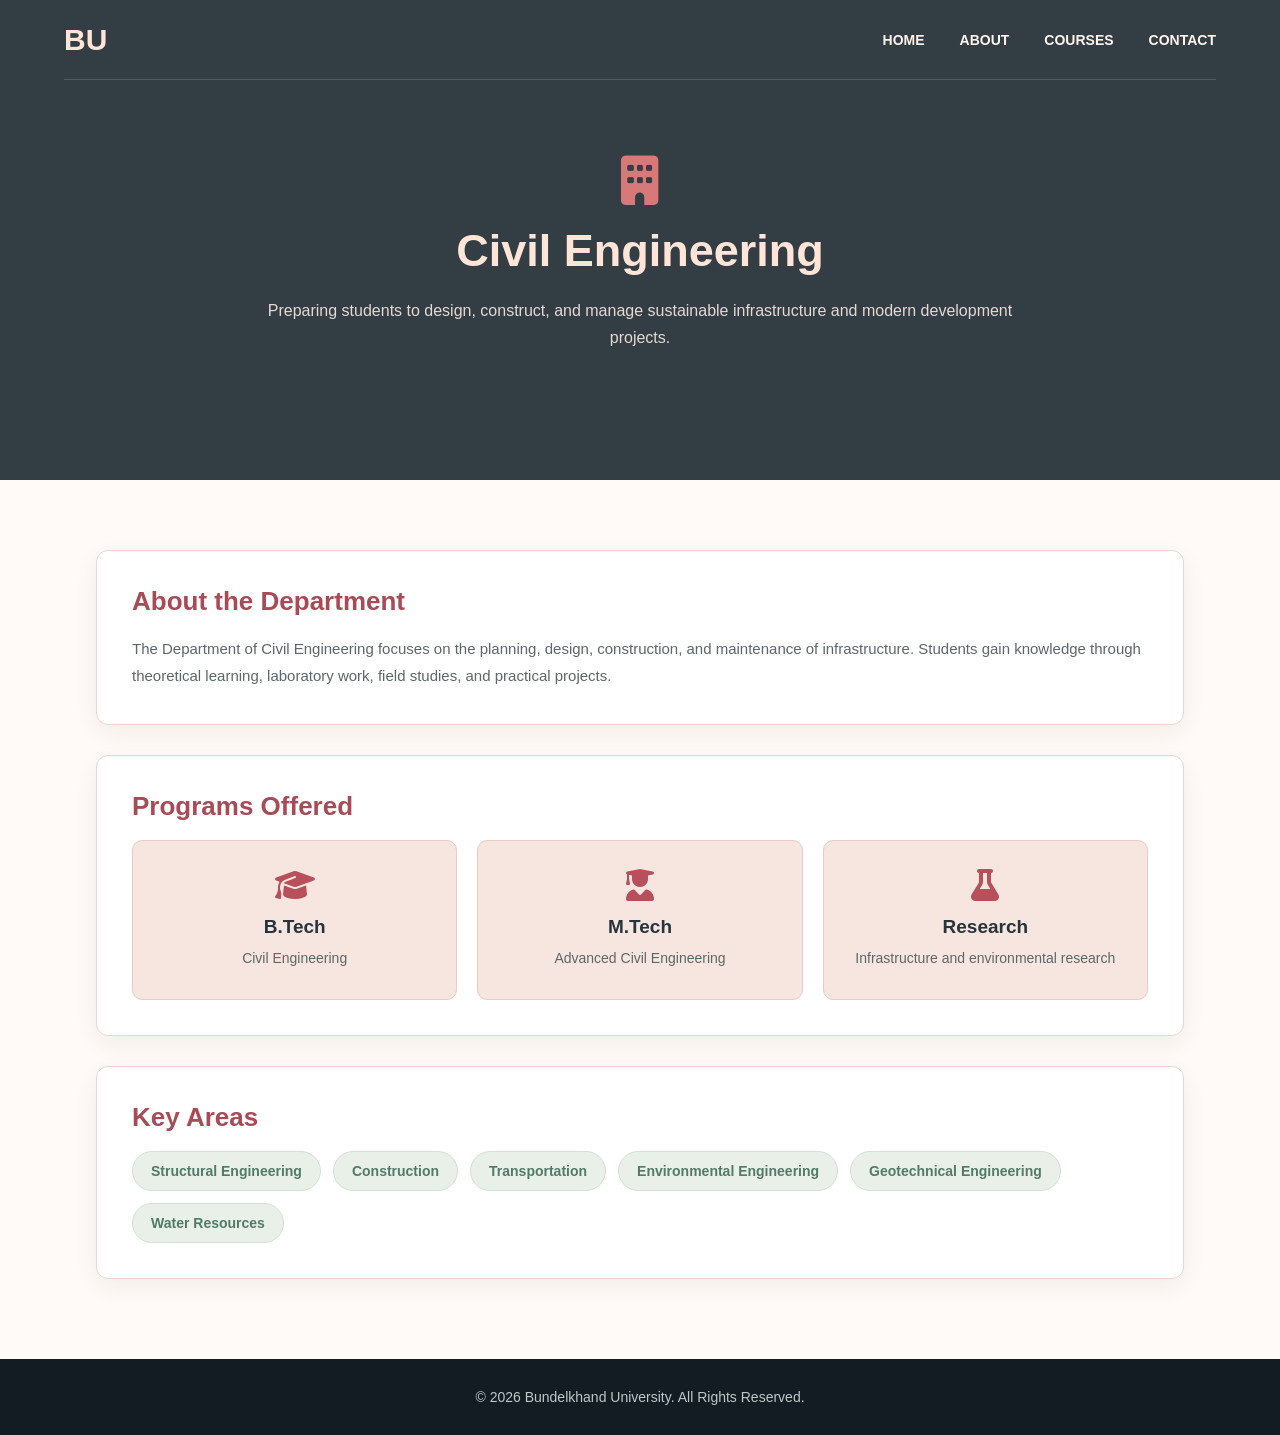
<file: civil.html>
<!DOCTYPE html>
<html lang="en">
<head>
    <meta charset="UTF-8">
    <meta name="viewport" content="width=device-width, initial-scale=1.0">

    <title>Civil Engineering | BU</title>

    <link rel="stylesheet"
        href="https://cdnjs.cloudflare.com/ajax/libs/font-awesome/6.5.2/css/all.min.css">

    <link rel="stylesheet" href="dpt.css">
</head>

<body>

<header class="department-header">

    <nav>
        <a href="index.html" class="logo">BU</a>

        <div class="nav-links">
            <a href="#home">HOME</a>
            <a href="#about">ABOUT</a>
            <a href="#courses">COURSES</a>
            <a href="#contact">CONTACT</a>
        </div>
    </nav>

    <div class="department">

        <i class="fa-solid fa-building"></i>

        <h1>Civil Engineering</h1>

        <p>
            Preparing students to design, construct, and manage
            sustainable infrastructure and modern development projects.
        </p>

    </div>

</header>


<section class="department-content">

    <div class="content-box">

        <h2>About the Department</h2>

        <p>
            The Department of Civil Engineering focuses on the planning,
            design, construction, and maintenance of infrastructure.
            Students gain knowledge through theoretical learning,
            laboratory work, field studies, and practical projects.
        </p>

    </div>


    <div class="content-box">

        <h2>Programs Offered</h2>

        <div class="program-grid">

            <div class="program-card">
                <i class="fa-solid fa-graduation-cap"></i>
                <h3>B.Tech</h3>
                <p>Civil Engineering</p>
            </div>

            <div class="program-card">
                <i class="fa-solid fa-user-graduate"></i>
                <h3>M.Tech</h3>
                <p>Advanced Civil Engineering</p>
            </div>

            <div class="program-card">
                <i class="fa-solid fa-flask"></i>
                <h3>Research</h3>
                <p>Infrastructure and environmental research</p>
            </div>

        </div>

    </div>


    <div class="content-box">

        <h2>Key Areas</h2>

        <div class="areas">
            <span>Structural Engineering</span>
            <span>Construction</span>
            <span>Transportation</span>
            <span>Environmental Engineering</span>
            <span>Geotechnical Engineering</span>
            <span>Water Resources</span>
        </div>

    </div>

</section>


<footer class="department-footer">
    <p>&copy; 2026 Bundelkhand University. All Rights Reserved.</p>
</footer>

</body>
</html>
</file>
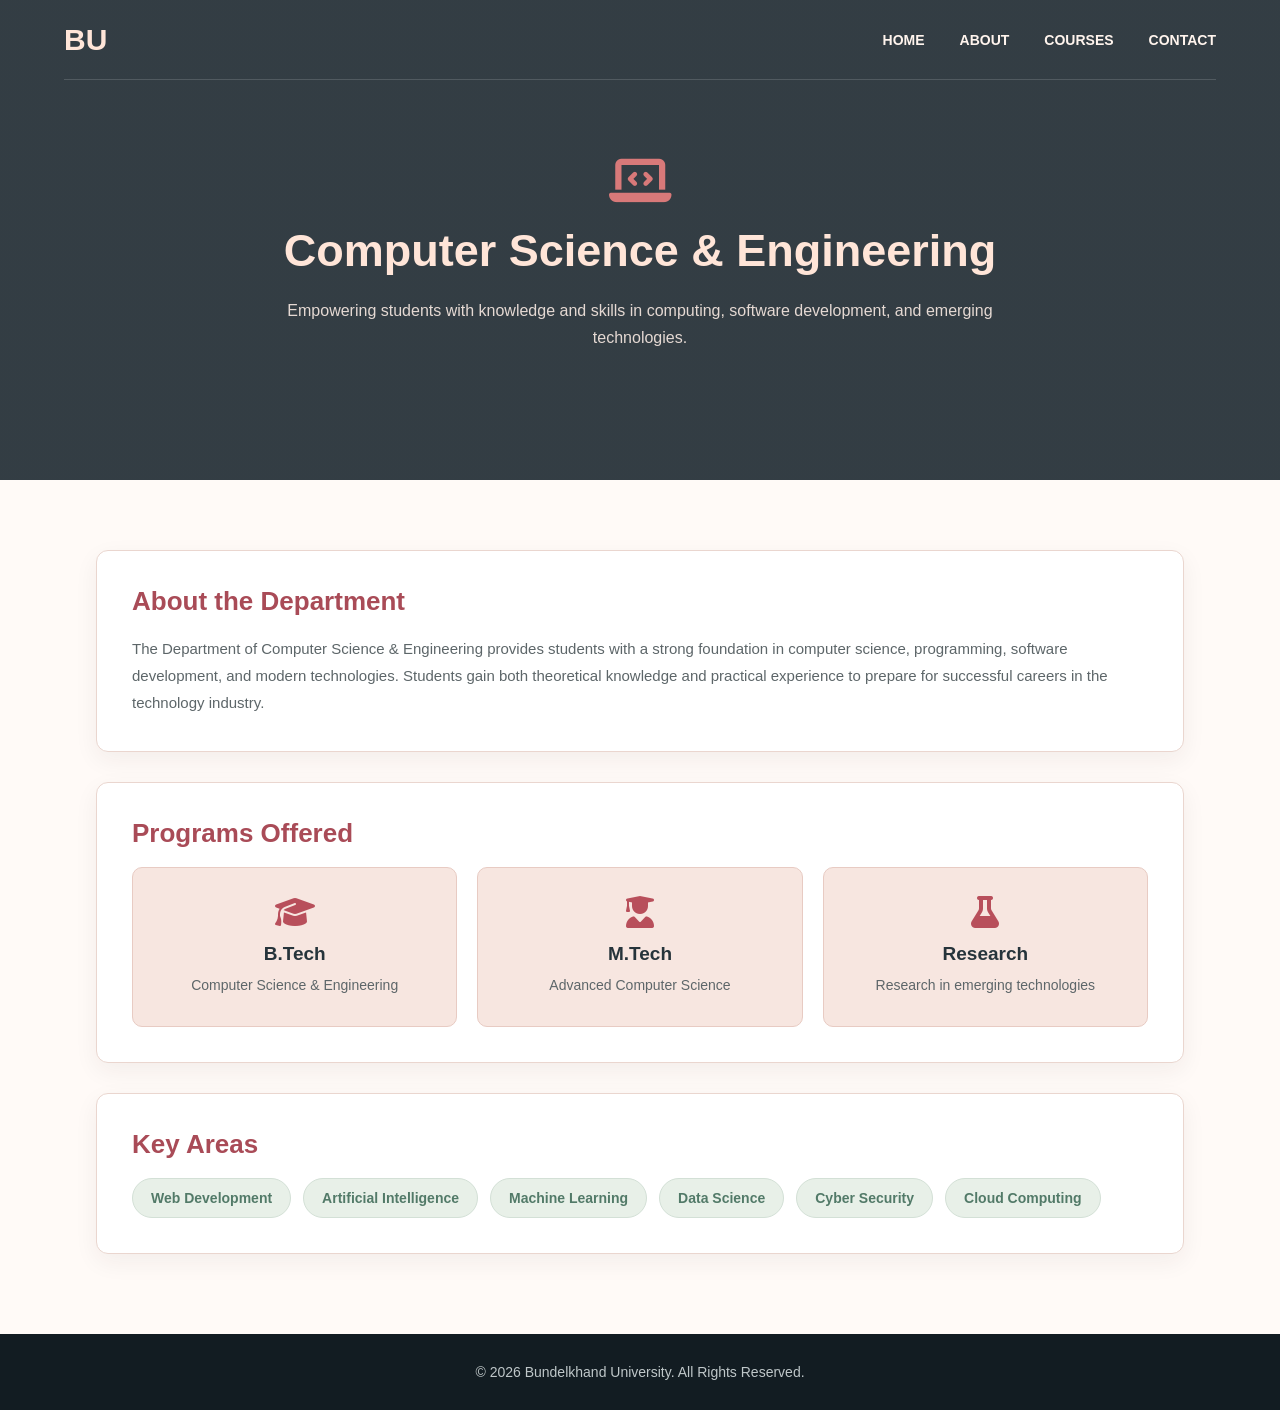
<file: cse.html>
<!DOCTYPE html>
<html lang="en">
<head>
    <meta charset="UTF-8">
    <meta name="viewport" content="width=device-width, initial-scale=1.0">

    <title>Computer Science & Engineering | BU</title>

    <link rel="stylesheet"
        href="https://cdnjs.cloudflare.com/ajax/libs/font-awesome/6.5.2/css/all.min.css">

    <link rel="stylesheet" href="dpt.css">
</head>

<body>

<header class="department-header">
    <nav>
        <a href="index.html" class="logo">BU</a>

        <div class="nav-links">
            <a href="#home">HOME</a>
            <a href="#about">ABOUT</a>
            <a href="#courses">COURSES</a>
            <a href="#contact">CONTACT</a>
        </div>
    </nav>

    <div class="department">
        <i class="fa-solid fa-laptop-code"></i>
        <h1>Computer Science & Engineering</h1>
        <p>
            Empowering students with knowledge and skills in computing,
            software development, and emerging technologies.
        </p>
    </div>
</header>


<section class="department-content">

    <div class="content-box">
        <h2>About the Department</h2>

        <p>
            The Department of Computer Science & Engineering provides
            students with a strong foundation in computer science,
            programming, software development, and modern technologies.
            Students gain both theoretical knowledge and practical
            experience to prepare for successful careers in the technology
            industry.
        </p>
    </div>


    <div class="content-box">
        <h2>Programs Offered</h2>

        <div class="program-grid">

            <div class="program-card">
                <i class="fa-solid fa-graduation-cap"></i>
                <h3>B.Tech</h3>
                <p>Computer Science & Engineering</p>
            </div>

            <div class="program-card">
                <i class="fa-solid fa-user-graduate"></i>
                <h3>M.Tech</h3>
                <p>Advanced Computer Science</p>
            </div>

            <div class="program-card">
                <i class="fa-solid fa-flask"></i>
                <h3>Research</h3>
                <p>Research in emerging technologies</p>
            </div>

        </div>
    </div>


    <div class="content-box">
        <h2>Key Areas</h2>

        <div class="areas">
            <span>Web Development</span>
            <span>Artificial Intelligence</span>
            <span>Machine Learning</span>
            <span>Data Science</span>
            <span>Cyber Security</span>
            <span>Cloud Computing</span>
        </div>
    </div>

</section>


<footer class="department-footer">
    <p>&copy; 2026 Bundelkhand University. All Rights Reserved.</p>
</footer>

</body>
</html>
</file>
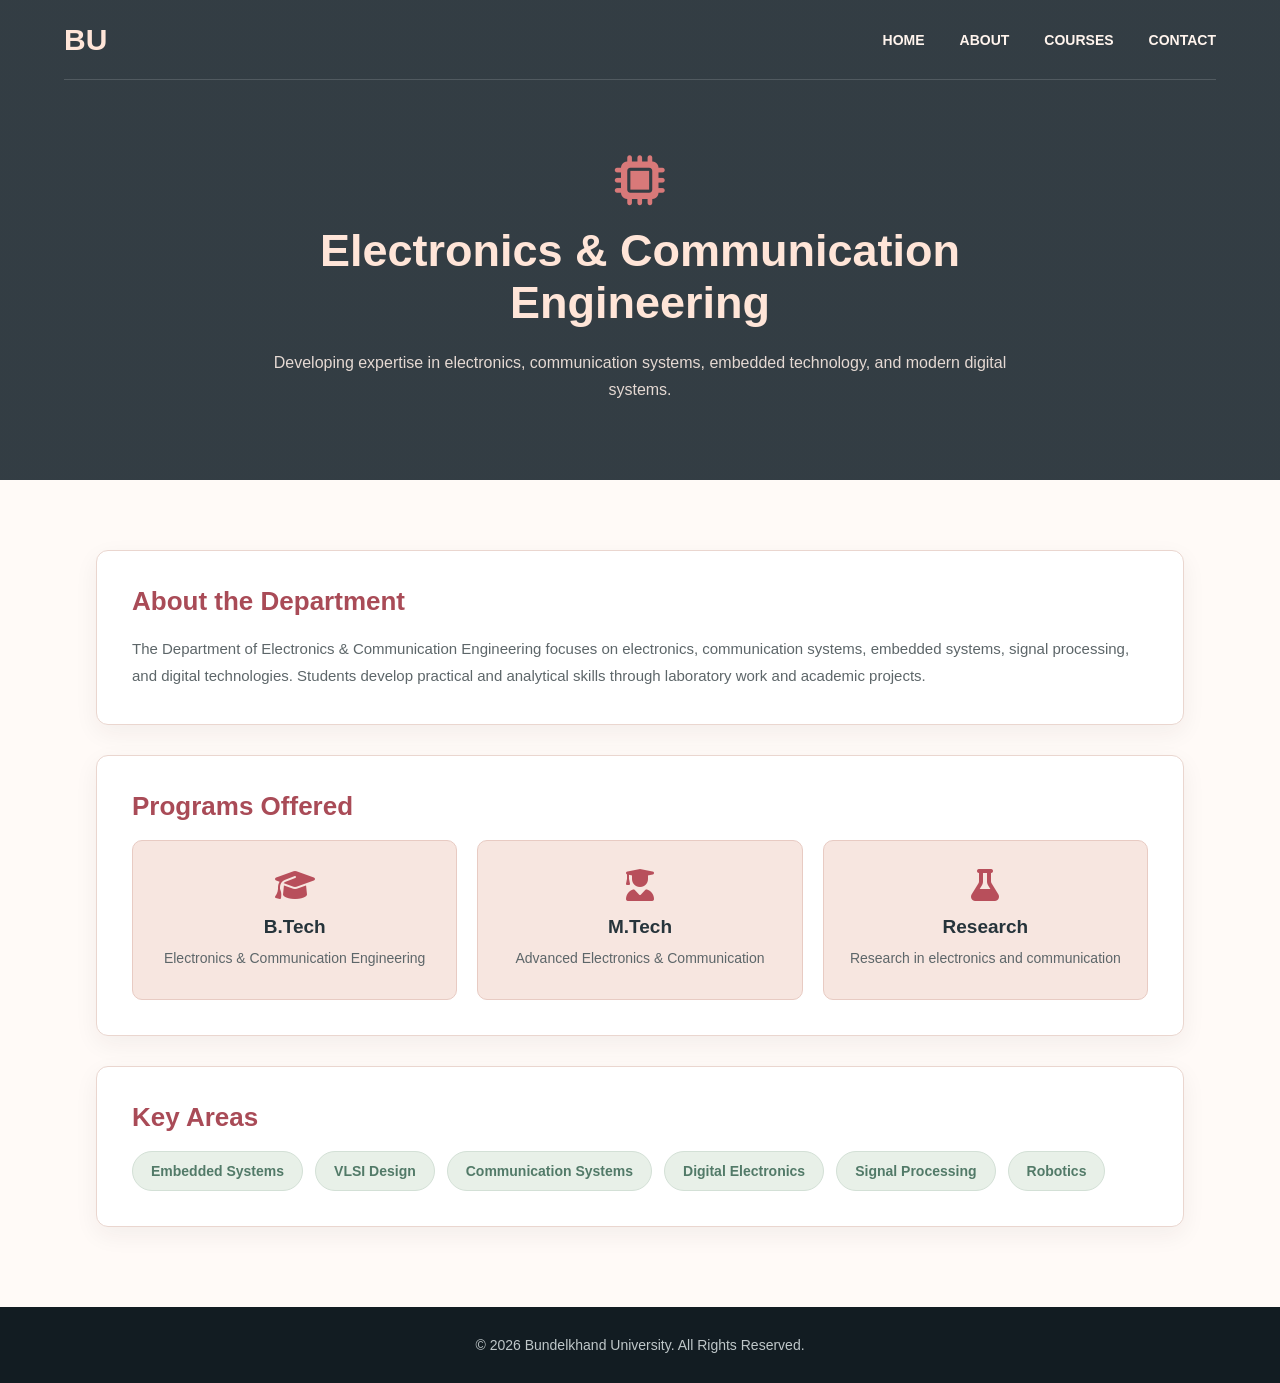
<file: ece.html>
<!DOCTYPE html>
<html lang="en">
<head>
    <meta charset="UTF-8">
    <meta name="viewport" content="width=device-width, initial-scale=1.0">

    <title>Electronics & Communication | BU</title>

    <link rel="stylesheet"
        href="https://cdnjs.cloudflare.com/ajax/libs/font-awesome/6.5.2/css/all.min.css">

    <link rel="stylesheet" href="dpt.css">
</head>

<body>

<header class="department-header">

    <nav>
        <a href="index.html" class="logo">BU</a>

        <div class="nav-links">
            <a href="#home">HOME</a>
            <a href="#about">ABOUT</a>
            <a href="#courses">COURSES</a>
            <a href="#contact">CONTACT</a>
        </div>
    </nav>

    <div class="department">
        <i class="fa-solid fa-microchip"></i>

        <h1>Electronics & Communication Engineering</h1>

        <p>
            Developing expertise in electronics, communication systems,
            embedded technology, and modern digital systems.
        </p>
    </div>

</header>


<section class="department-content">

    <div class="content-box">
        <h2>About the Department</h2>

        <p>
            The Department of Electronics & Communication Engineering
            focuses on electronics, communication systems, embedded
            systems, signal processing, and digital technologies.
            Students develop practical and analytical skills through
            laboratory work and academic projects.
        </p>
    </div>


    <div class="content-box">

        <h2>Programs Offered</h2>

        <div class="program-grid">

            <div class="program-card">
                <i class="fa-solid fa-graduation-cap"></i>
                <h3>B.Tech</h3>
                <p>Electronics & Communication Engineering</p>
            </div>

            <div class="program-card">
                <i class="fa-solid fa-user-graduate"></i>
                <h3>M.Tech</h3>
                <p>Advanced Electronics & Communication</p>
            </div>

            <div class="program-card">
                <i class="fa-solid fa-flask"></i>
                <h3>Research</h3>
                <p>Research in electronics and communication</p>
            </div>

        </div>

    </div>


    <div class="content-box">

        <h2>Key Areas</h2>

        <div class="areas">
            <span>Embedded Systems</span>
            <span>VLSI Design</span>
            <span>Communication Systems</span>
            <span>Digital Electronics</span>
            <span>Signal Processing</span>
            <span>Robotics</span>
        </div>

    </div>

</section>


<footer class="department-footer">
    <p>&copy; 2026 Bundelkhand University. All Rights Reserved.</p>
</footer>

</body>
</html>
</file>
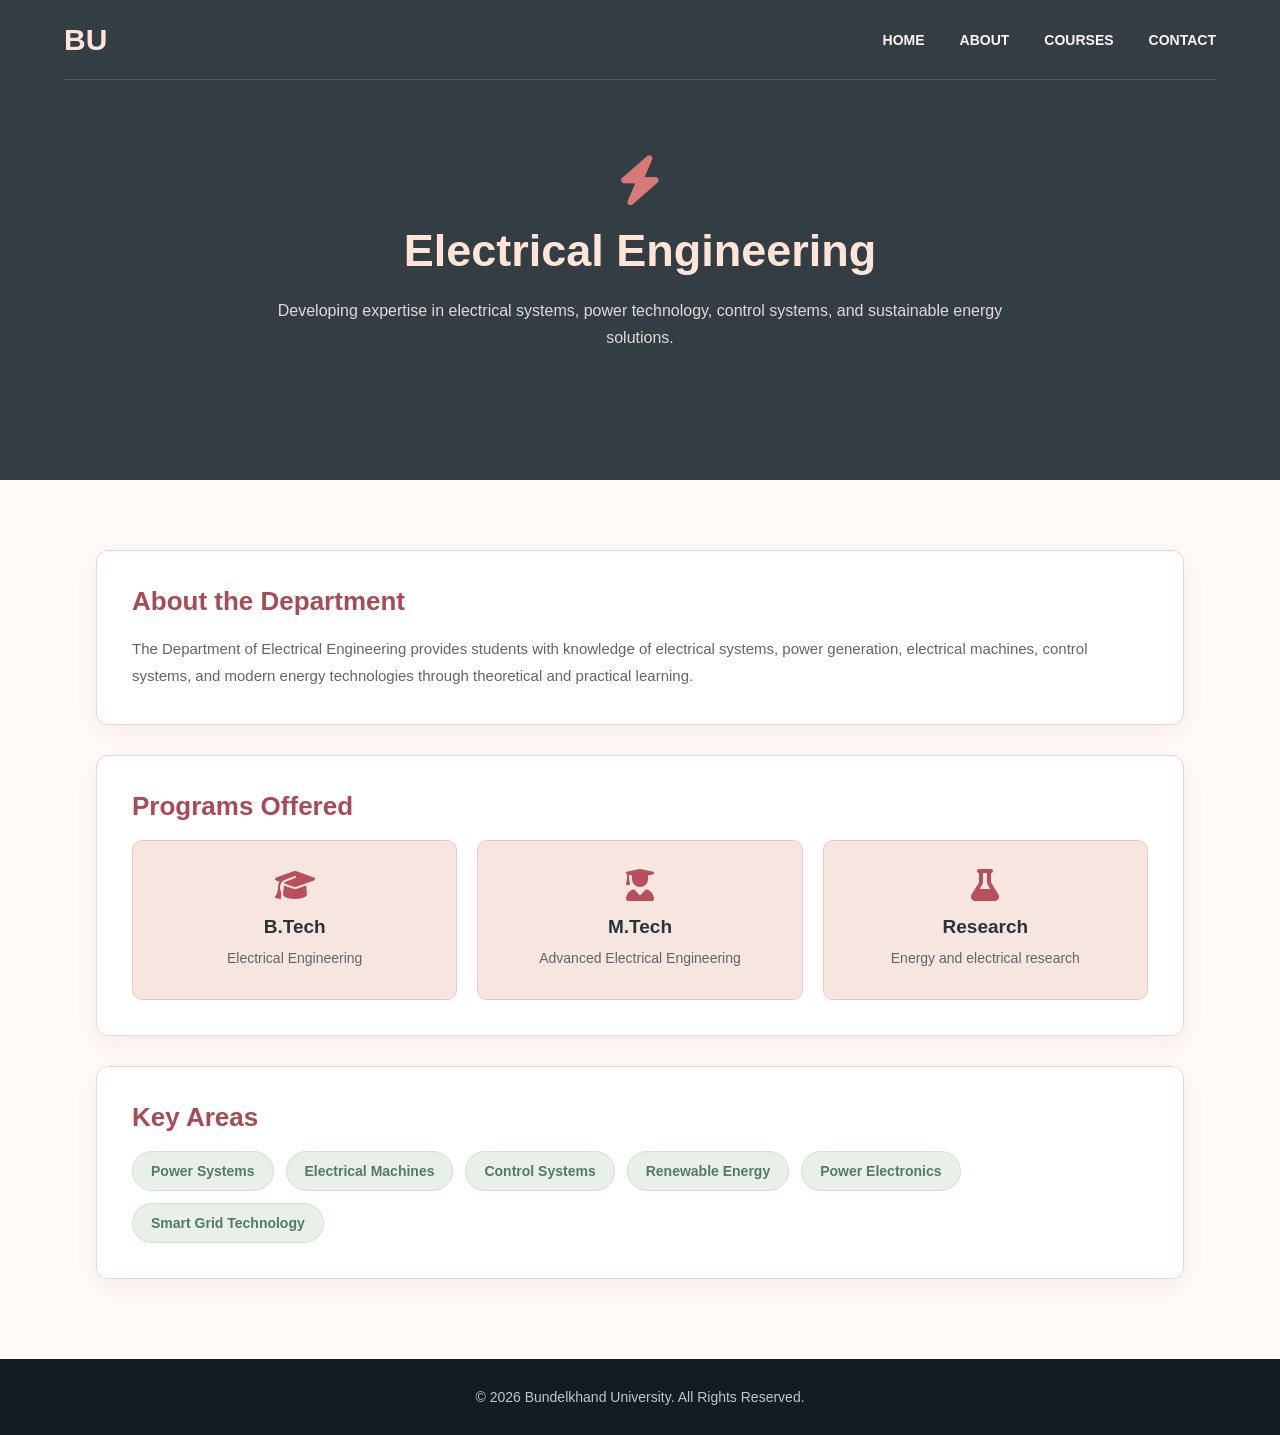
<file: electrical.html>
<!DOCTYPE html>
<html lang="en">
<head>
    <meta charset="UTF-8">
    <meta name="viewport" content="width=device-width, initial-scale=1.0">
    <title>Electrical Engineering | BU</title>

    <link rel="stylesheet"
        href="https://cdnjs.cloudflare.com/ajax/libs/font-awesome/6.5.2/css/all.min.css">

    <link rel="stylesheet" href="dpt.css">
</head>

<body>

<header class="department-header">

    <nav>
        <a href="index.html" class="logo">BU</a>

        <div class="nav-links">
            <a href="#home">HOME</a>
            <a href="#about">ABOUT</a>
            <a href="#courses">COURSES</a>
            <a href="#contact">CONTACT</a>
        </div>
    </nav>

    <div class="department">

        <i class="fa-solid fa-bolt"></i>

        <h1>Electrical Engineering</h1>

        <p>
            Developing expertise in electrical systems, power technology,
            control systems, and sustainable energy solutions.
        </p>

    </div>

</header>


<section class="department-content">

    <div class="content-box">

        <h2>About the Department</h2>

        <p>
            The Department of Electrical Engineering provides students
            with knowledge of electrical systems, power generation,
            electrical machines, control systems, and modern energy
            technologies through theoretical and practical learning.
        </p>

    </div>


    <div class="content-box">

        <h2>Programs Offered</h2>

        <div class="program-grid">

            <div class="program-card">
                <i class="fa-solid fa-graduation-cap"></i>
                <h3>B.Tech</h3>
                <p>Electrical Engineering</p>
            </div>

            <div class="program-card">
                <i class="fa-solid fa-user-graduate"></i>
                <h3>M.Tech</h3>
                <p>Advanced Electrical Engineering</p>
            </div>

            <div class="program-card">
                <i class="fa-solid fa-flask"></i>
                <h3>Research</h3>
                <p>Energy and electrical research</p>
            </div>

        </div>

    </div>


    <div class="content-box">

        <h2>Key Areas</h2>

        <div class="areas">
            <span>Power Systems</span>
            <span>Electrical Machines</span>
            <span>Control Systems</span>
            <span>Renewable Energy</span>
            <span>Power Electronics</span>
            <span>Smart Grid Technology</span>
        </div>

    </div>

</section>


<footer class="department-footer">
    <p>&copy; 2026 Bundelkhand University. All Rights Reserved.</p>
</footer>

</body>
</html>
</file>
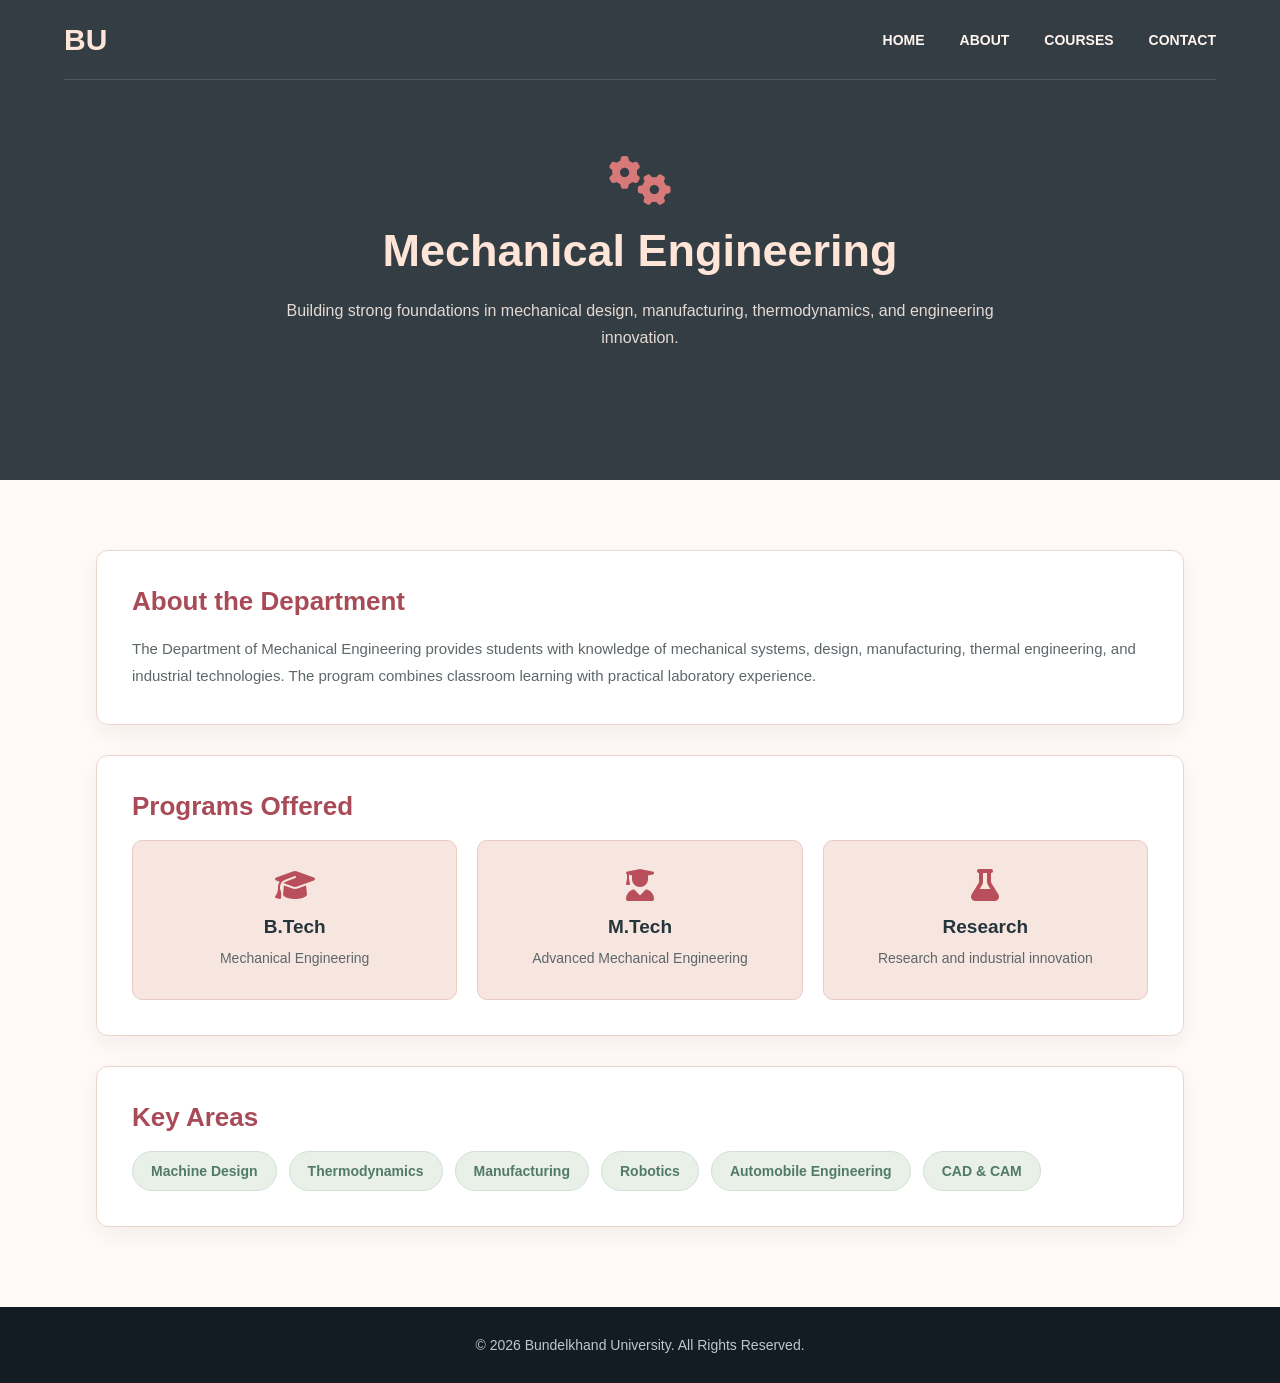
<file: mechanical.html>
<!DOCTYPE html>
<html lang="en">
<head>
    <meta charset="UTF-8">
    <meta name="viewport" content="width=device-width, initial-scale=1.0">

    <title>Mechanical Engineering | BU</title>

    <link rel="stylesheet"
        href="https://cdnjs.cloudflare.com/ajax/libs/font-awesome/6.5.2/css/all.min.css">

    <link rel="stylesheet" href="dpt.css">
</head>

<body>

<header class="department-header">

    <nav>
        <a href="index.html" class="logo">BU</a>

        <div class="nav-links">
            <a href="#home">HOME</a>
            <a href="#about">ABOUT</a>
            <a href="#courses">COURSES</a>
            <a href="#contact">CONTACT</a>
        </div>
    </nav>

    <div class="department">
        <i class="fa-solid fa-gears"></i>

        <h1>Mechanical Engineering</h1>

        <p>
            Building strong foundations in mechanical design, manufacturing,
            thermodynamics, and engineering innovation.
        </p>
    </div>

</header>


<section class="department-content">

    <div class="content-box">

        <h2>About the Department</h2>

        <p>
            The Department of Mechanical Engineering provides students
            with knowledge of mechanical systems, design, manufacturing,
            thermal engineering, and industrial technologies. The program
            combines classroom learning with practical laboratory experience.
        </p>

    </div>


    <div class="content-box">

        <h2>Programs Offered</h2>

        <div class="program-grid">

            <div class="program-card">
                <i class="fa-solid fa-graduation-cap"></i>
                <h3>B.Tech</h3>
                <p>Mechanical Engineering</p>
            </div>

            <div class="program-card">
                <i class="fa-solid fa-user-graduate"></i>
                <h3>M.Tech</h3>
                <p>Advanced Mechanical Engineering</p>
            </div>

            <div class="program-card">
                <i class="fa-solid fa-flask"></i>
                <h3>Research</h3>
                <p>Research and industrial innovation</p>
            </div>

        </div>

    </div>


    <div class="content-box">

        <h2>Key Areas</h2>

        <div class="areas">
            <span>Machine Design</span>
            <span>Thermodynamics</span>
            <span>Manufacturing</span>
            <span>Robotics</span>
            <span>Automobile Engineering</span>
            <span>CAD & CAM</span>
        </div>

    </div>

</section>


<footer class="department-footer">
    <p>&copy; 2026 Bundelkhand University. All Rights Reserved.</p>
</footer>

</body>
</html>
</file>
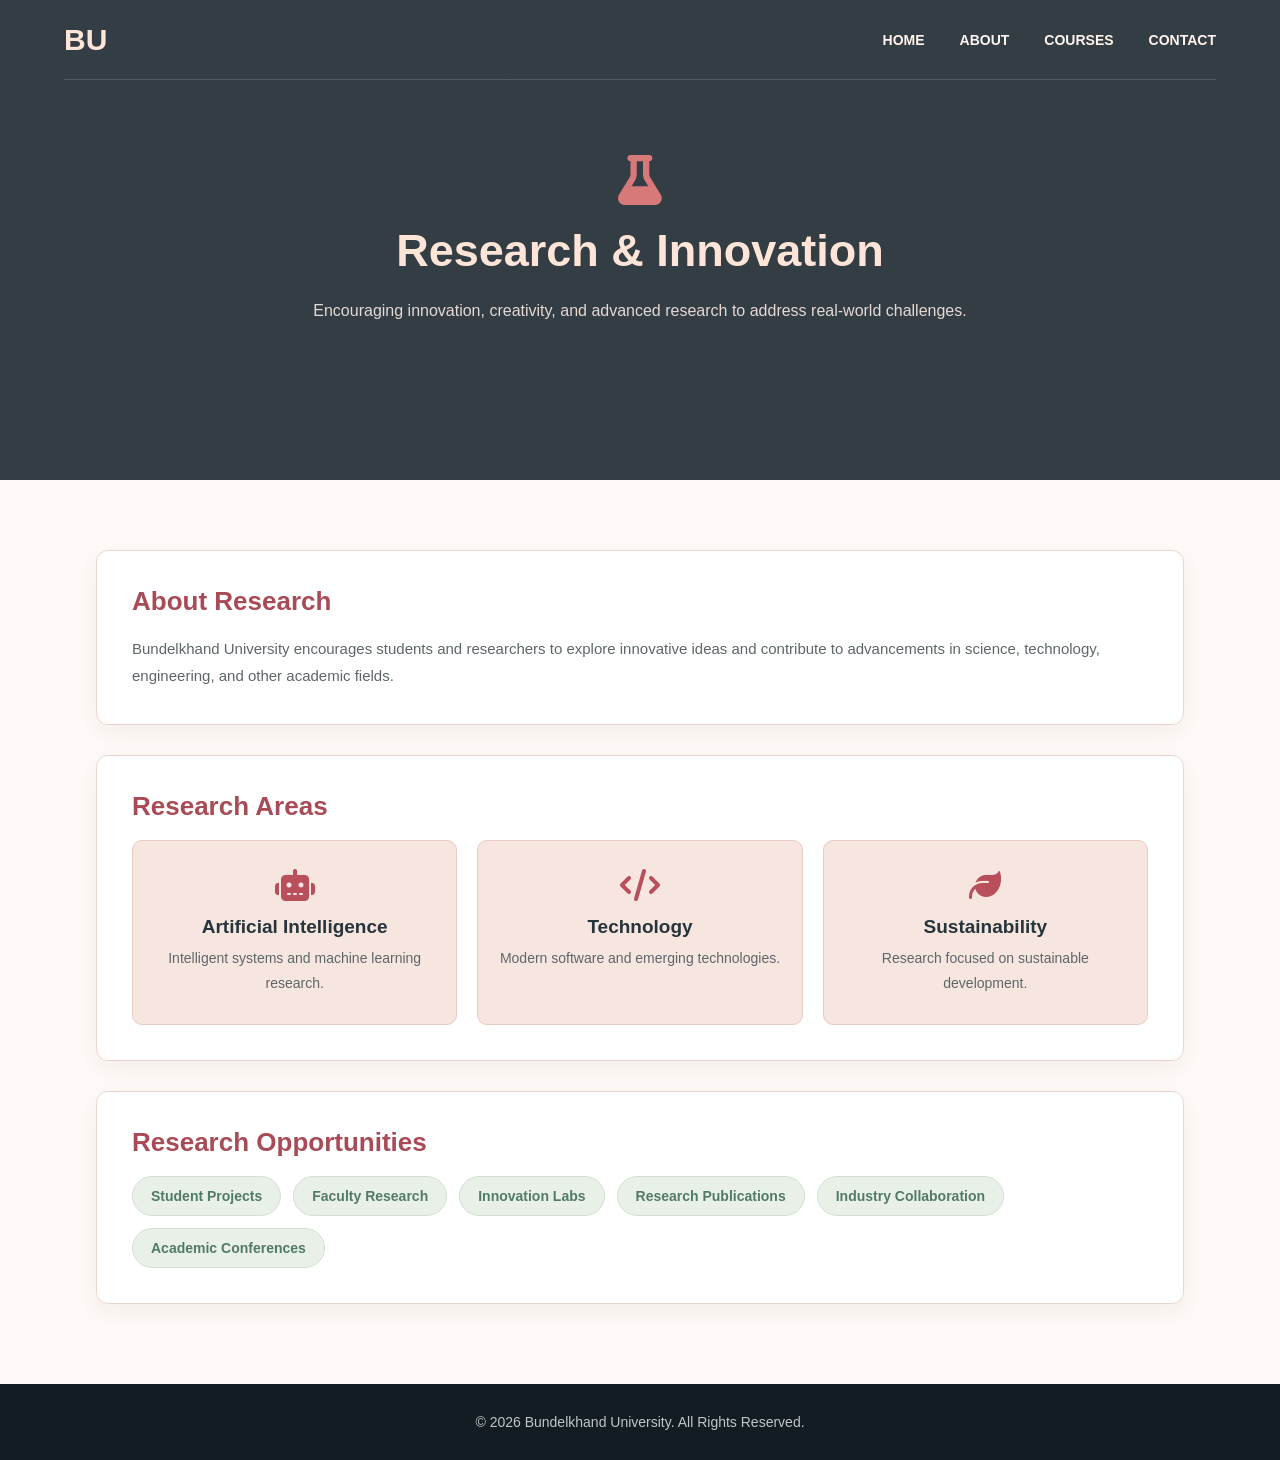
<file: research.html>
<!DOCTYPE html>
<html lang="en">
<head>
    <meta charset="UTF-8">
    <meta name="viewport" content="width=device-width, initial-scale=1.0">

    <title>Research | BU</title>

    <link rel="stylesheet"
        href="https://cdnjs.cloudflare.com/ajax/libs/font-awesome/6.5.2/css/all.min.css">

    <link rel="stylesheet" href="dpt.css">
</head>

<body>

<header class="department-header">

    <nav>
        <a href="index.html" class="logo">BU</a>

        <div class="nav-links">
            <a href="#home">HOME</a>
            <a href="#about">ABOUT</a>
            <a href="#courses">COURSES</a>
            <a href="#contact">CONTACT</a>
        </div>
    </nav>

    <div class="department">

        <i class="fa-solid fa-flask"></i>

        <h1>Research & Innovation</h1>

        <p>
            Encouraging innovation, creativity, and advanced research
            to address real-world challenges.
        </p>

    </div>

</header>


<section class="department-content">

    <div class="content-box">

        <h2>About Research</h2>

        <p>
            Bundelkhand University encourages students and researchers
            to explore innovative ideas and contribute to advancements
            in science, technology, engineering, and other academic fields.
        </p>

    </div>


    <div class="content-box">

        <h2>Research Areas</h2>

        <div class="program-grid">

            <div class="program-card">
                <i class="fa-solid fa-robot"></i>
                <h3>Artificial Intelligence</h3>
                <p>Intelligent systems and machine learning research.</p>
            </div>

            <div class="program-card">
                <i class="fa-solid fa-code"></i>
                <h3>Technology</h3>
                <p>Modern software and emerging technologies.</p>
            </div>

            <div class="program-card">
                <i class="fa-solid fa-leaf"></i>
                <h3>Sustainability</h3>
                <p>Research focused on sustainable development.</p>
            </div>

        </div>

    </div>


    <div class="content-box">

        <h2>Research Opportunities</h2>

        <div class="areas">
            <span>Student Projects</span>
            <span>Faculty Research</span>
            <span>Innovation Labs</span>
            <span>Research Publications</span>
            <span>Industry Collaboration</span>
            <span>Academic Conferences</span>
        </div>

    </div>

</section>


<footer class="department-footer">
    <p>&copy; 2026 Bundelkhand University. All Rights Reserved.</p>
</footer>

</body>
</html>
</file>
<file: dpt.css>
* {
    margin: 0;
    padding: 0;
    box-sizing: border-box;
    font-family: "Segoe UI", Arial, sans-serif;
}

html {
    scroll-behavior: smooth;
}

body {
    background: #fffaf7;
    color: #26343b;
}


.department-header {
    min-height: 480px;
    background: linear-gradient(  rgba(23, 35, 43, 0.88),  rgba(23, 35, 43, 0.88) );
    position: relative;
}


.department-header nav {
    width: 90%;
    height: 80px;
    margin: auto;
    display: flex;
    align-items: center;
    justify-content: space-between;
    border-bottom: 1px solid rgba(255,255,255,0.15);
}

.logo {
    text-decoration: none;
    color: #ffe5d8;
    font-size: 30px;
    font-weight: 800;
}

.nav-links {
    display: flex;
    gap: 35px;
}

.nav-links a {
    text-decoration: none;
    color: #fff4ed;
    font-size: 14px;
    font-weight: 600;
    transition: 0.3s;
}

.nav-links a:hover {
    color: #df7778;
}


.department {
    max-width: 900px;
    text-align: center;
    margin: 0 auto;
    padding: 75px 20px;
}

.department i {
    color: #d87979;
    font-size: 50px;
    margin-bottom: 20px;
}

.department h1 {
    color: #ffe5d8;
    font-size: 45px;
    margin-bottom: 20px;
}

.department p {
    color: #e5d9d3;
    max-width: 750px;
    margin: auto;
    font-size: 16px;
    line-height: 1.7;
}


.department-content {
    width: 85%;
    max-width: 1100px;
    margin: 70px auto;
}


.content-box {
    background: #ffffff;
    padding: 35px;
    margin-bottom: 30px;
    border-radius: 12px;
    border: 1px solid #ead6cf;
    box-shadow:
        0 8px 25px rgba(50, 40, 40, 0.06);
}

.content-box h2 {
    color: #a94b57;
    font-size: 26px;
    margin-bottom: 18px;
}

.content-box p {
    color: #5d6669;
    line-height: 1.8;
    font-size: 15px;
}

.program-grid {
    display: grid;
    grid-template-columns: repeat(3, 1fr);
    gap: 20px;
}

.program-card {
    background: #f7e6e0;
    padding: 28px 20px;
    text-align: center;
    border-radius: 10px;
    border: 1px solid #e8cbc3;
    transition: 0.3s;
}

.program-card:hover {
    transform: translateY(-7px);
    box-shadow: 0 12px 25px rgba(80,45,45,0.12);
}

.program-card i {
    color: #b84f5b;
    font-size: 32px;
    margin-bottom: 15px;
}

.program-card h3 {
    color: #26343b;
    margin-bottom: 8px;
    font-size: 19px;
}

.program-card p {
    font-size: 14px;
}

.areas {
    display: flex;
    flex-wrap: wrap;
    gap: 12px;
}

.areas span {
    background: #e8f0e8;
    color: #527a68;
    padding: 11px 18px;
    border-radius: 30px;
    font-size: 14px;
    font-weight: 600;
    border: 1px solid #d3e0d6;
}


.department-footer {
    background: #121c22;
    text-align: center;
    padding: 30px 20px;
    margin-top: 80px;
}

.department-footer p {
    color: #bfc7c9;
    font-size: 14px;
}


@media (max-width: 768px) {

    .department-header {
        min-height: 450px;
    }

    .department-header nav {
        width: 85%;
    }

    .nav-links {
        gap: 15px;
    }

    .nav-links a {
        font-size: 11px;
    }

    .department {
        padding: 65px 20px;
    }

    .department i {
        font-size: 40px;
    }

    .department h1 {
        font-size: 30px;
    }

    .department p {
        font-size: 14px;
    }

    .department-content {
        width: 90%;
        margin: 45px auto;
    }

    .content-box {
        padding: 25px 20px;
    }

    .content-box h2 {
        font-size: 23px;
    }

    .program-grid {
        grid-template-columns: 1fr;
    }

    .areas {
        gap: 8px;
    }

    .areas span {
        font-size: 13px;
    }
}
</file>
